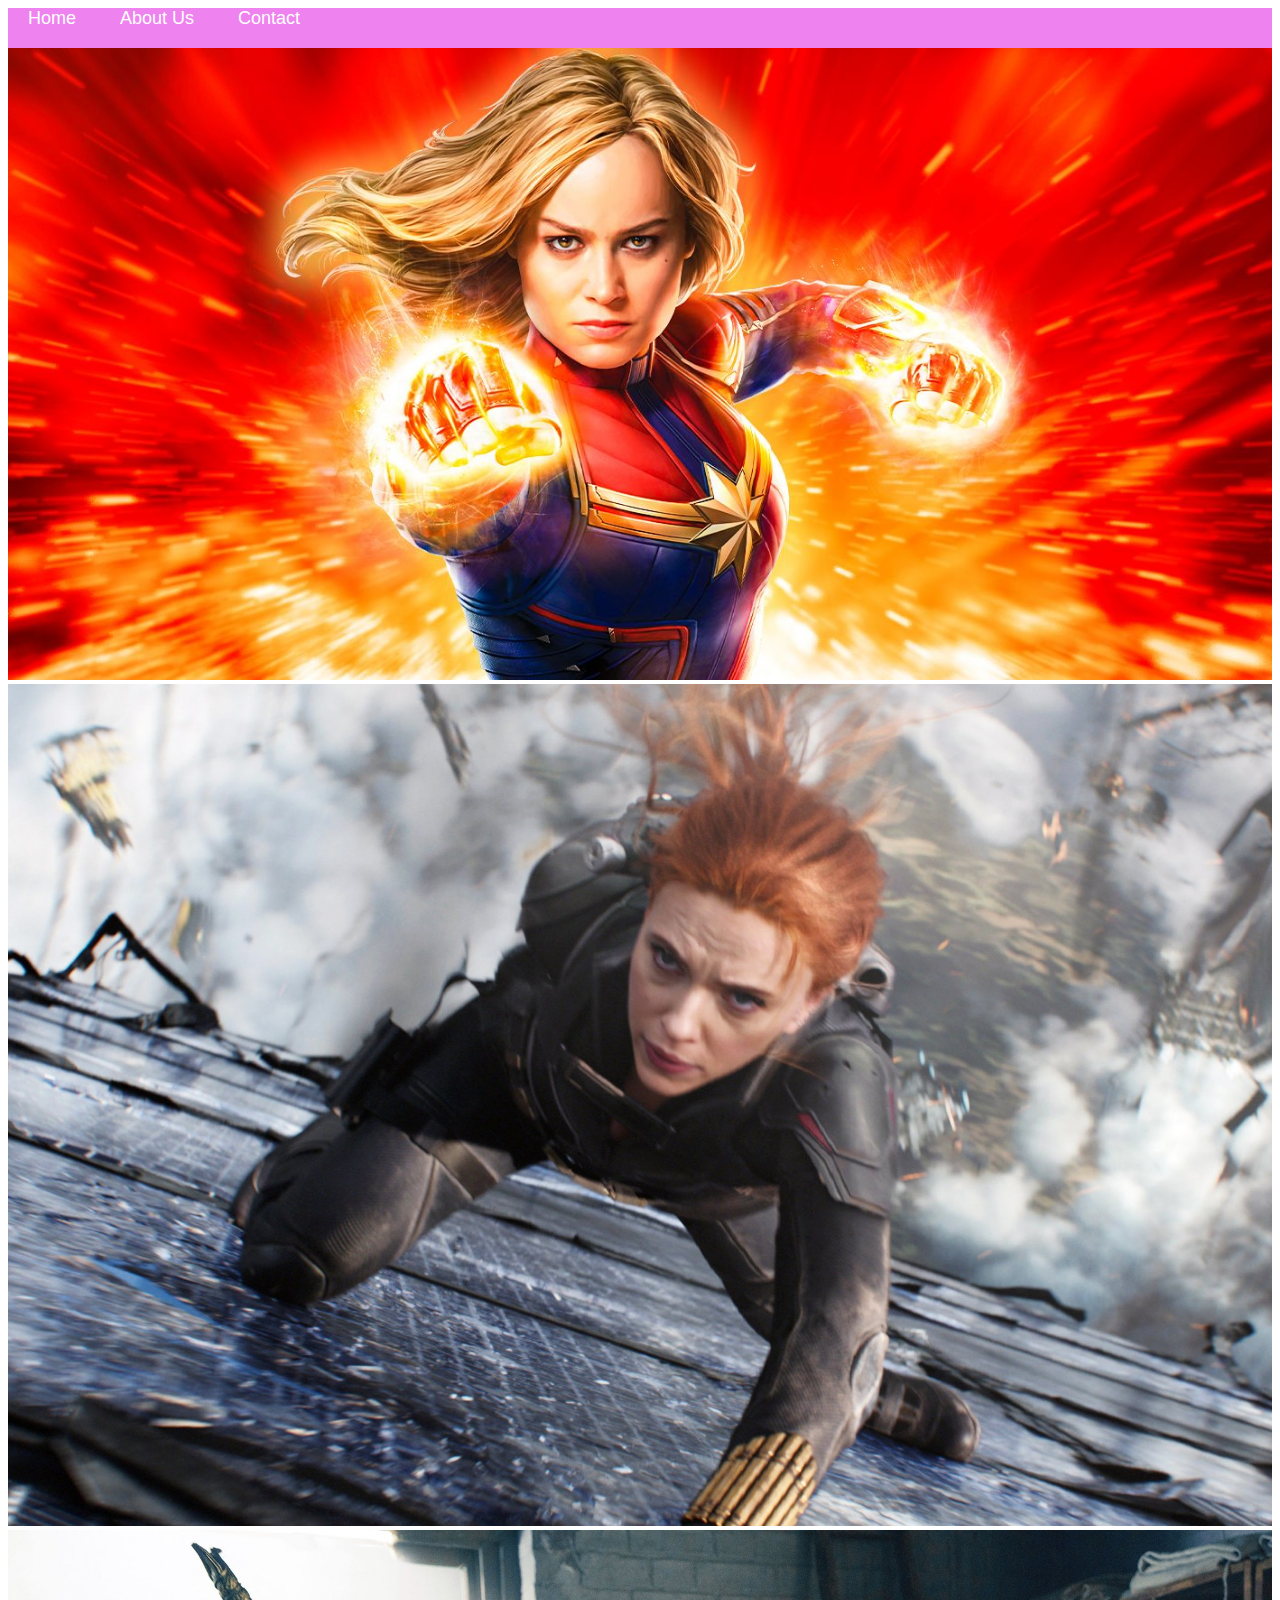
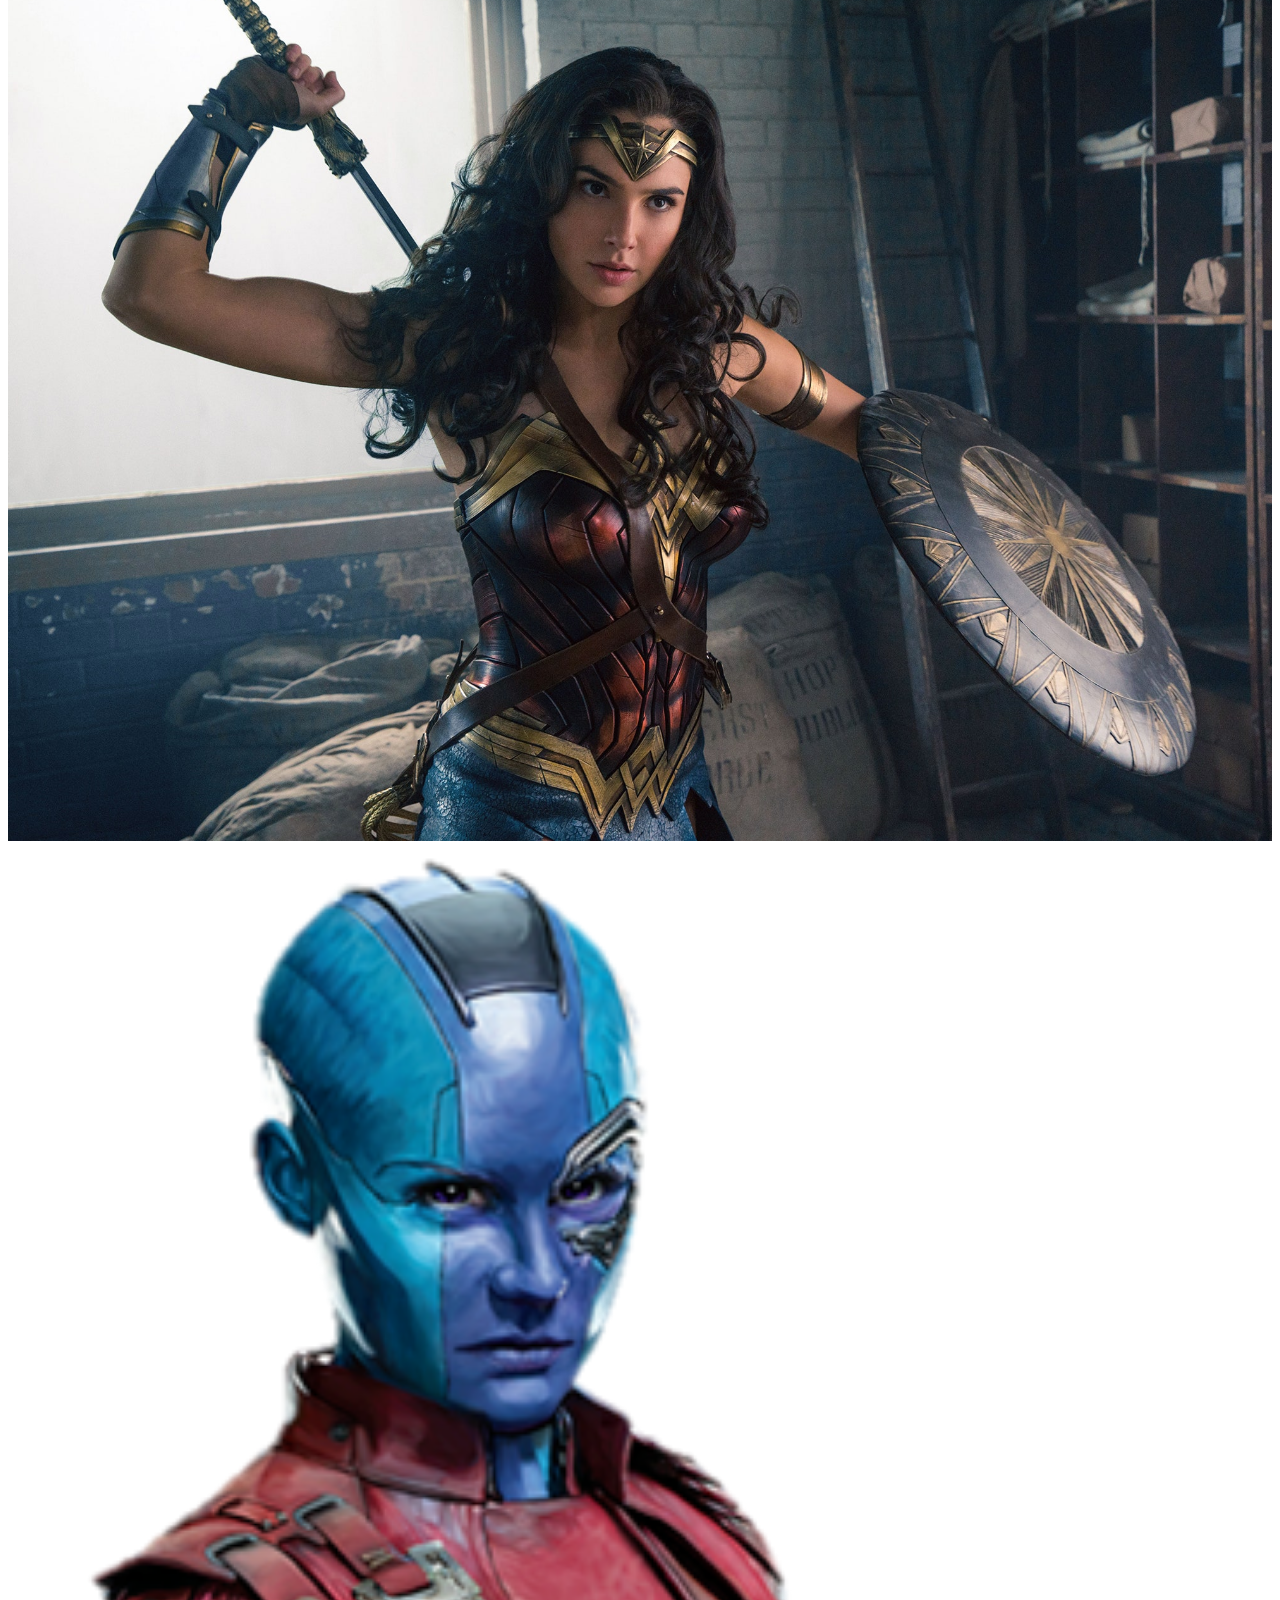
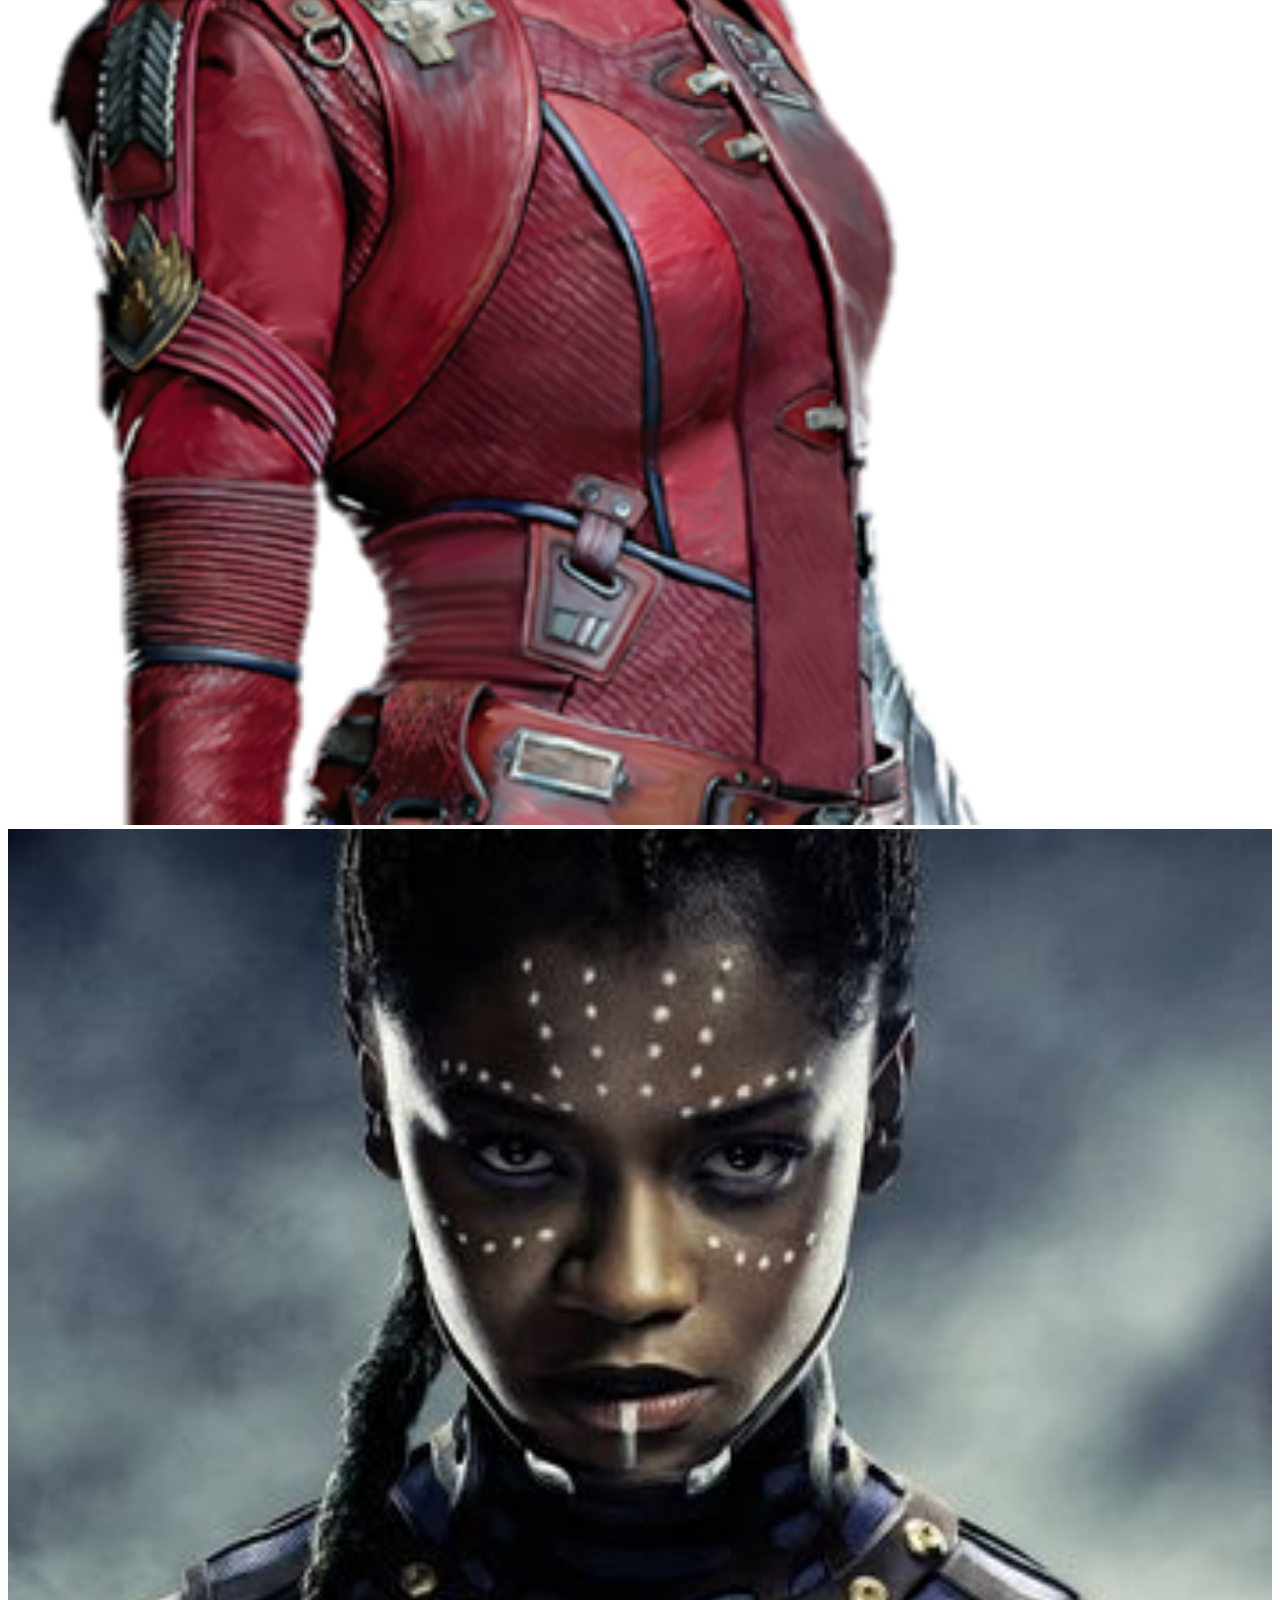
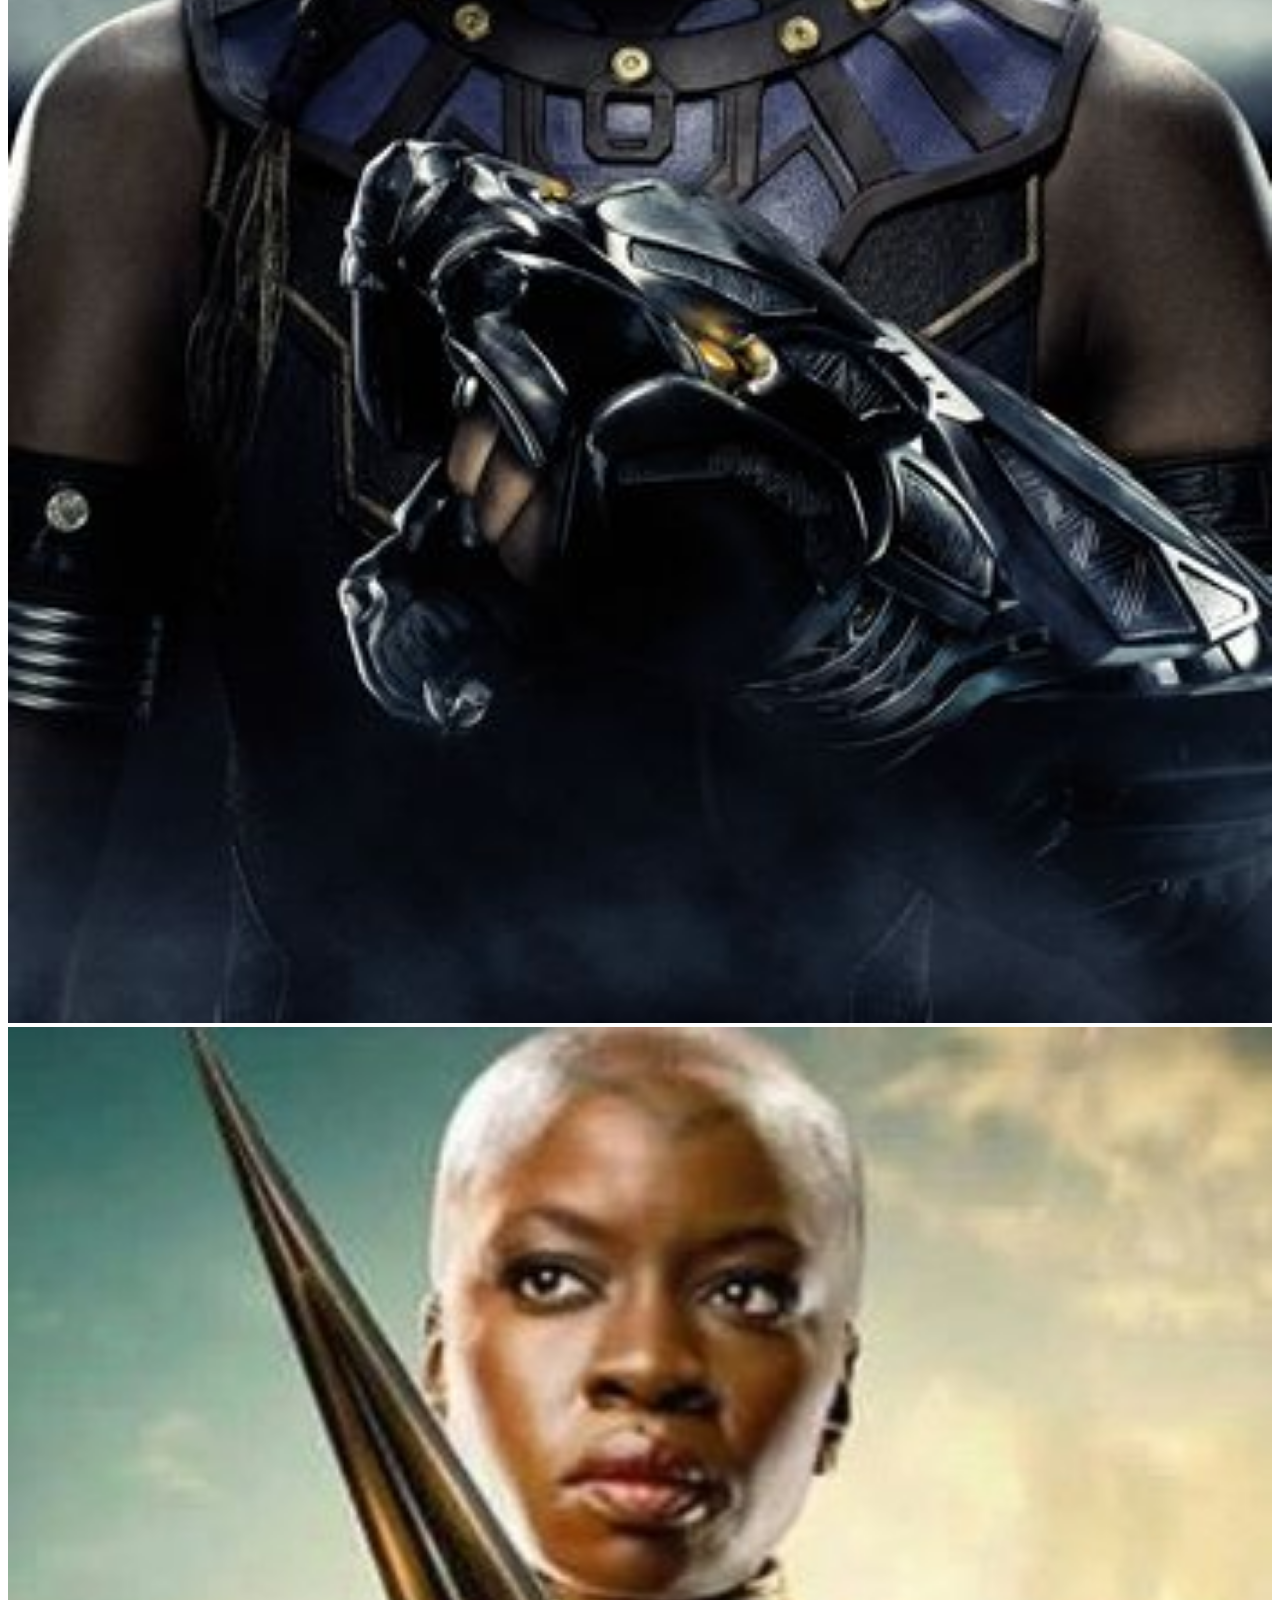
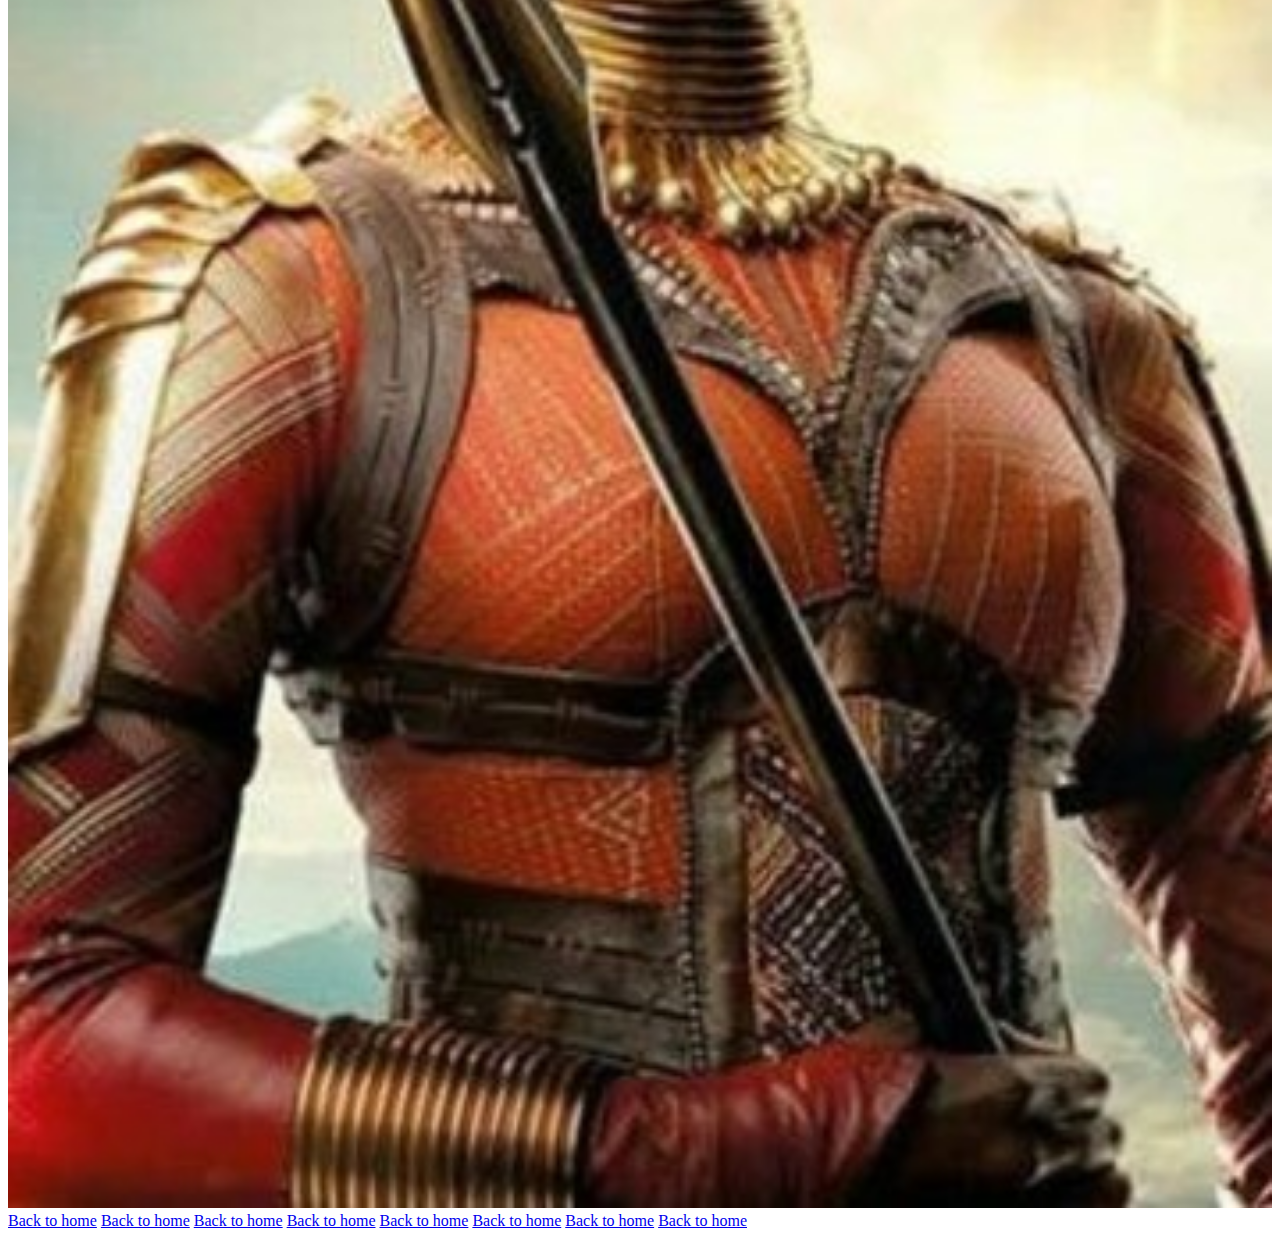
<file: index.html>
<!DOCTYPE html>

	<head>
		<link rel="stylesheet" href="style.css">
	</head>
	<body>
	<div	id="menu">
		<a href="#">Home</a>
		<a href="about.html">About Us</a>
		<a href="contact.html">Contact<a>
	</div>
	<div class="gallery">
		<a href="super1.html"><img src="images/marvel01.jpg"/><a/>
		<a href="super2.html"><img src="images/blackwidow01.jpg"/><a/>
		<a href="super3.html"><img src="images/wonderwoman01.jpg"/><a/>
		<a href="super4.html"><img src="images/Nebula01.png"/><a/>
		<a href="super5.html"><img src="images/shuri01.jpg"/><a/>
		<a href="super6.html"><img src="images/okoye01.jpg"/><a/>
		<a href="super1.html">Back to home</a>
		<a href="super2.html">Back to home</a>
		<a href="super3.html">Back to home</a>
		<a href="super4.html">Back to home</a>
		<a href="super5.html">Back to home</a>
		<a href="super6.html">Back to home</a>
		<a href="contact.html">Back to home</a>
		<a href="about.html">Back to home</a>
	</div>
	</body>
</html>
</file>
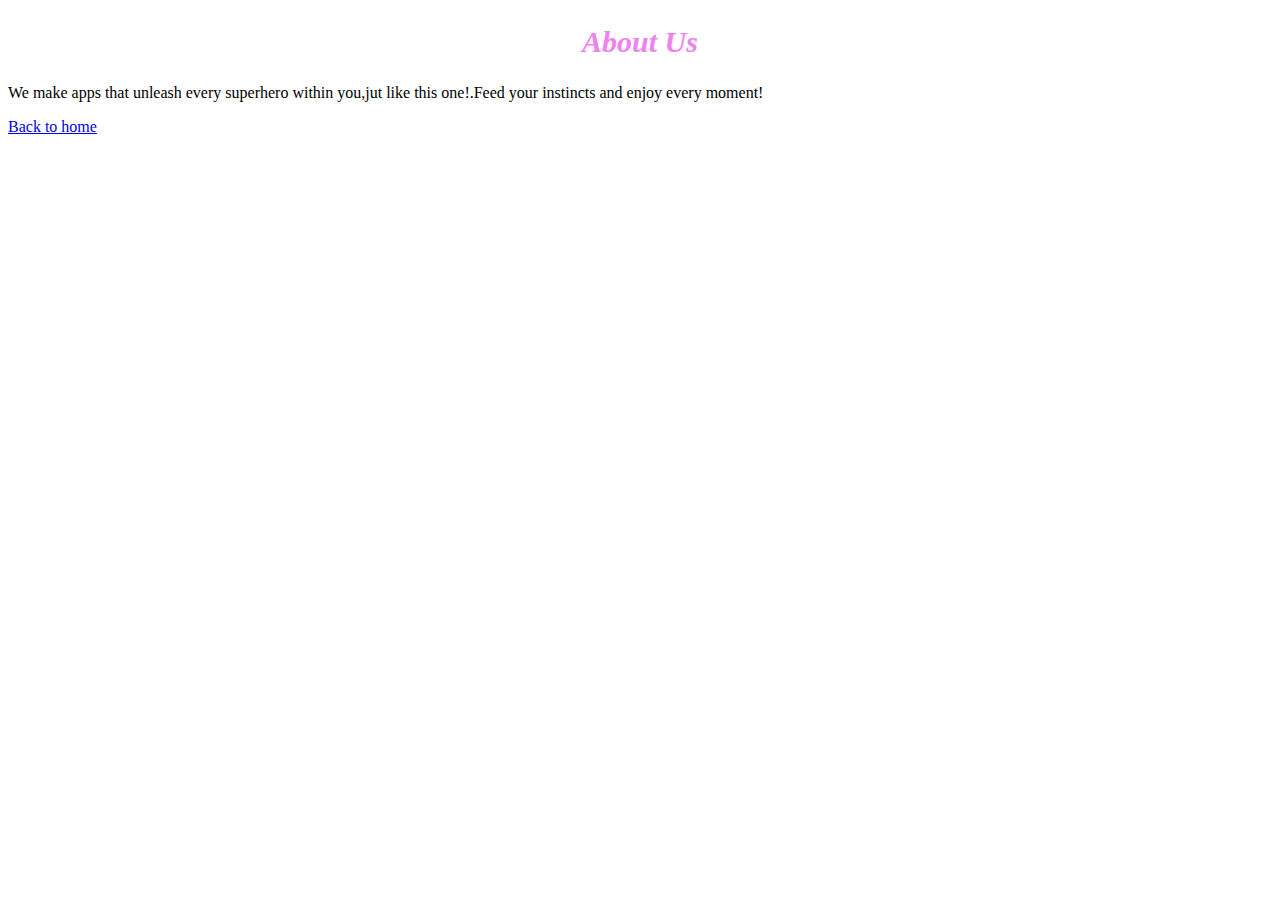
<file: about.html>
<!DOCTYPE html>
<html>
	<head>
	<link rel="stylesheet" href="style.css">
	</head>
	<body>
		<h2>About Us</h2>
		<p>We make apps that unleash every superhero within you,jut like this one!.Feed your instincts and enjoy every moment!</p>
	<a href="index.html">Back to home</a>
	</body>
</html>
</file>
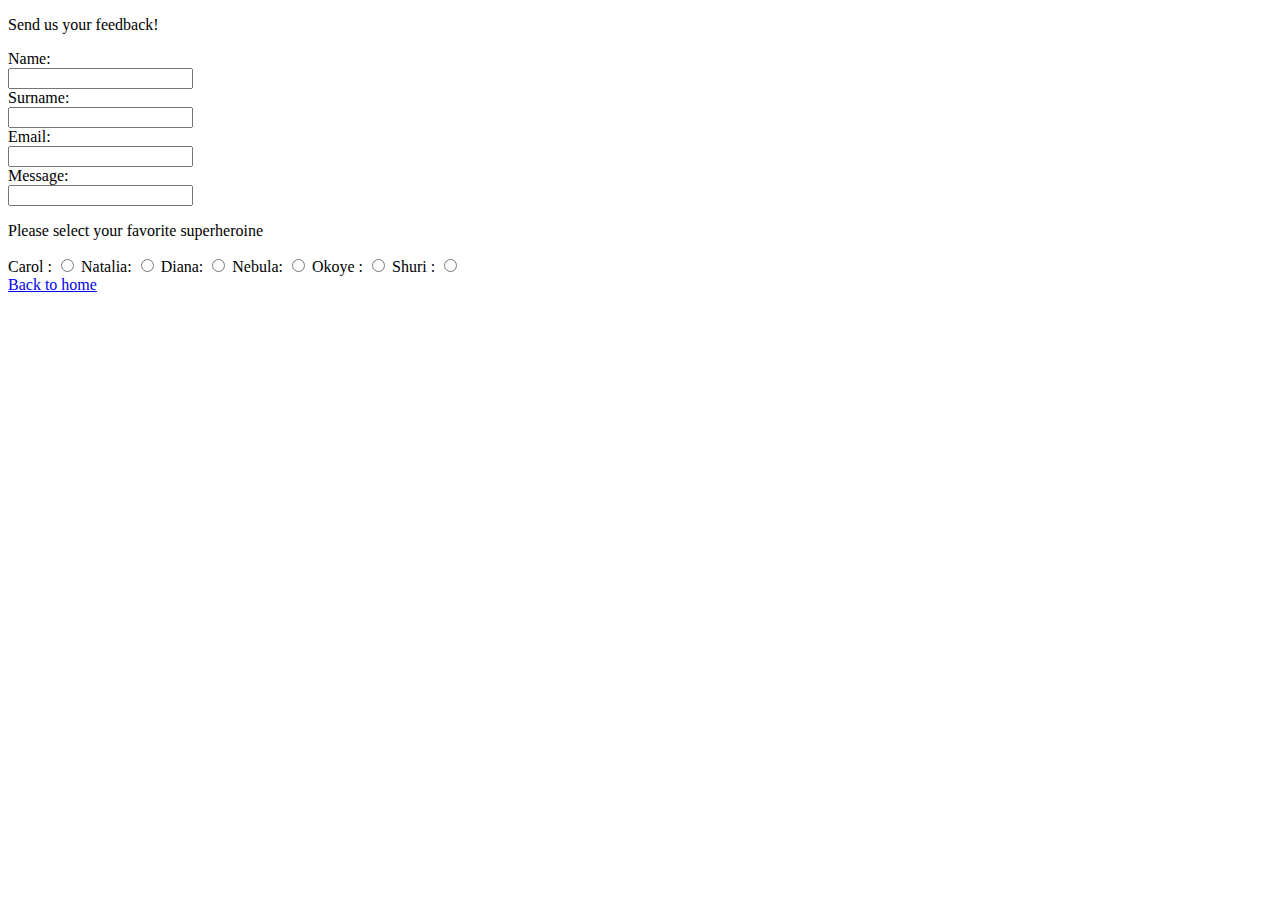
<file: contact.html>
<!DOCTYPE html>
<html>
	<head>
	</head>
	<body>
<form>
		<p>Send us your feedback!</p>
		<label for="Name">Name: 
		</label><br>
		<input type="text"id="Name"/>
		<br/>
		<label for="Surname">Surname: 
		</label><br>
		<input type="text"id="Surname"/>
		<br/>
		<label for="Email">Email: 
		</label><br>
		<input type="text"id="Email"/>
		<br/>
		<label for="Message">Message:
		 </label><br>
		<input type="text"id="Message"/>
		<p>Please select your favorite superheroine</p>
		<label for="Carol">Carol : </label>
		<input type="radio" id="Carol" name="super"/>
		<label for="Natalia">Natalia: </label>
		<input type="radio" id="Natalia" name="super"/>
		<label for="Diana">Diana: </label>
		<input type="radio" id="Diana" name="super"/>
		<label for="Nebula">Nebula: </label>
		<input type="radio" id="Nebula" name="super"/>
		<label for="Okoye">Okoye : </label>
		<input type="radio" id="Okoye" name="super"/>
		<label for="Shuri">Shuri : </label>
		<input type="radio" id="Shuri" name="super"/>
		</form>
		<a href="index.html">Back to home</a>
	</body>
</html>
</file>
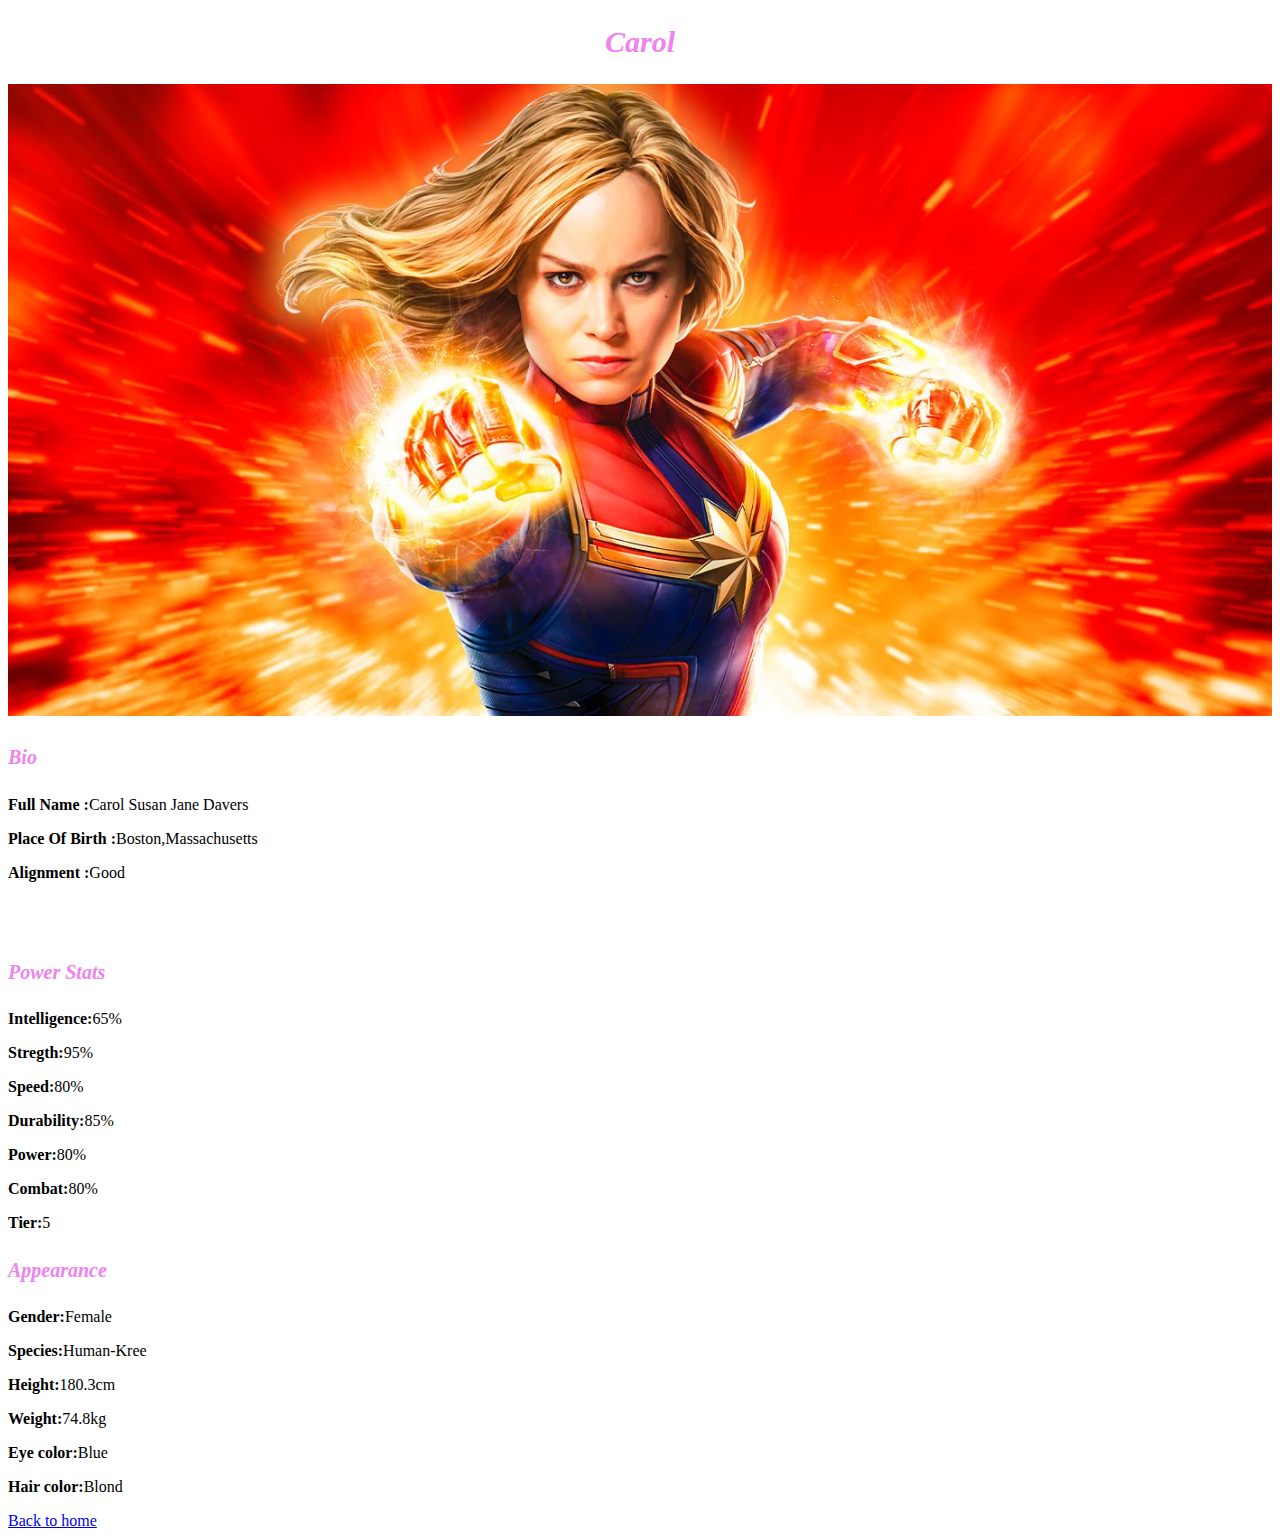
<file: super1.html>
<!DOCTYPE html>

	<head>
		<link rel="stylesheet" href="style.css">
	</head>
	<body>
	<h2>Carol</h2>
	<div class="gallery">
		<a href="super1.html"><img src="images/marvel01.jpg"/><a/>	
	</div>
	<h4>Bio</h4>
	<p><b>Full Name :</b>Carol Susan Jane Davers</p>
	<p><b>Place Of Birth :</b>Boston,Massachusetts</p>
	<p><b>Alignment :</b>Good</p>
	<br></br>
	<h4>Power Stats</h4>
	<p><b>Intelligence:</b>65%</p>
	<p><b>Stregth:</b>95%</p>
	<p><b>Speed:</b>80%</p>
	<p><b>Durability:</b>85%</p>
	<p><b>Power:</b>80%</p>
	<p><b>Combat:</b>80%</p>
	<p><b>Tier:</b>5</p>
	<h4>Appearance</h4>
	<p><b>Gender:</b>Female</p>
	<p><b>Species:</b>Human-Kree</p>
	<p><b>Height:</b>180.3cm</p>
	<p><b>Weight:</b>74.8kg</p>
	<p><b>Eye color:</b>Blue</p>
	<p><b>Hair color:</b>Blond</p>
	<a href="index.html">Back to home</a>
	</body>
</html>
</file>
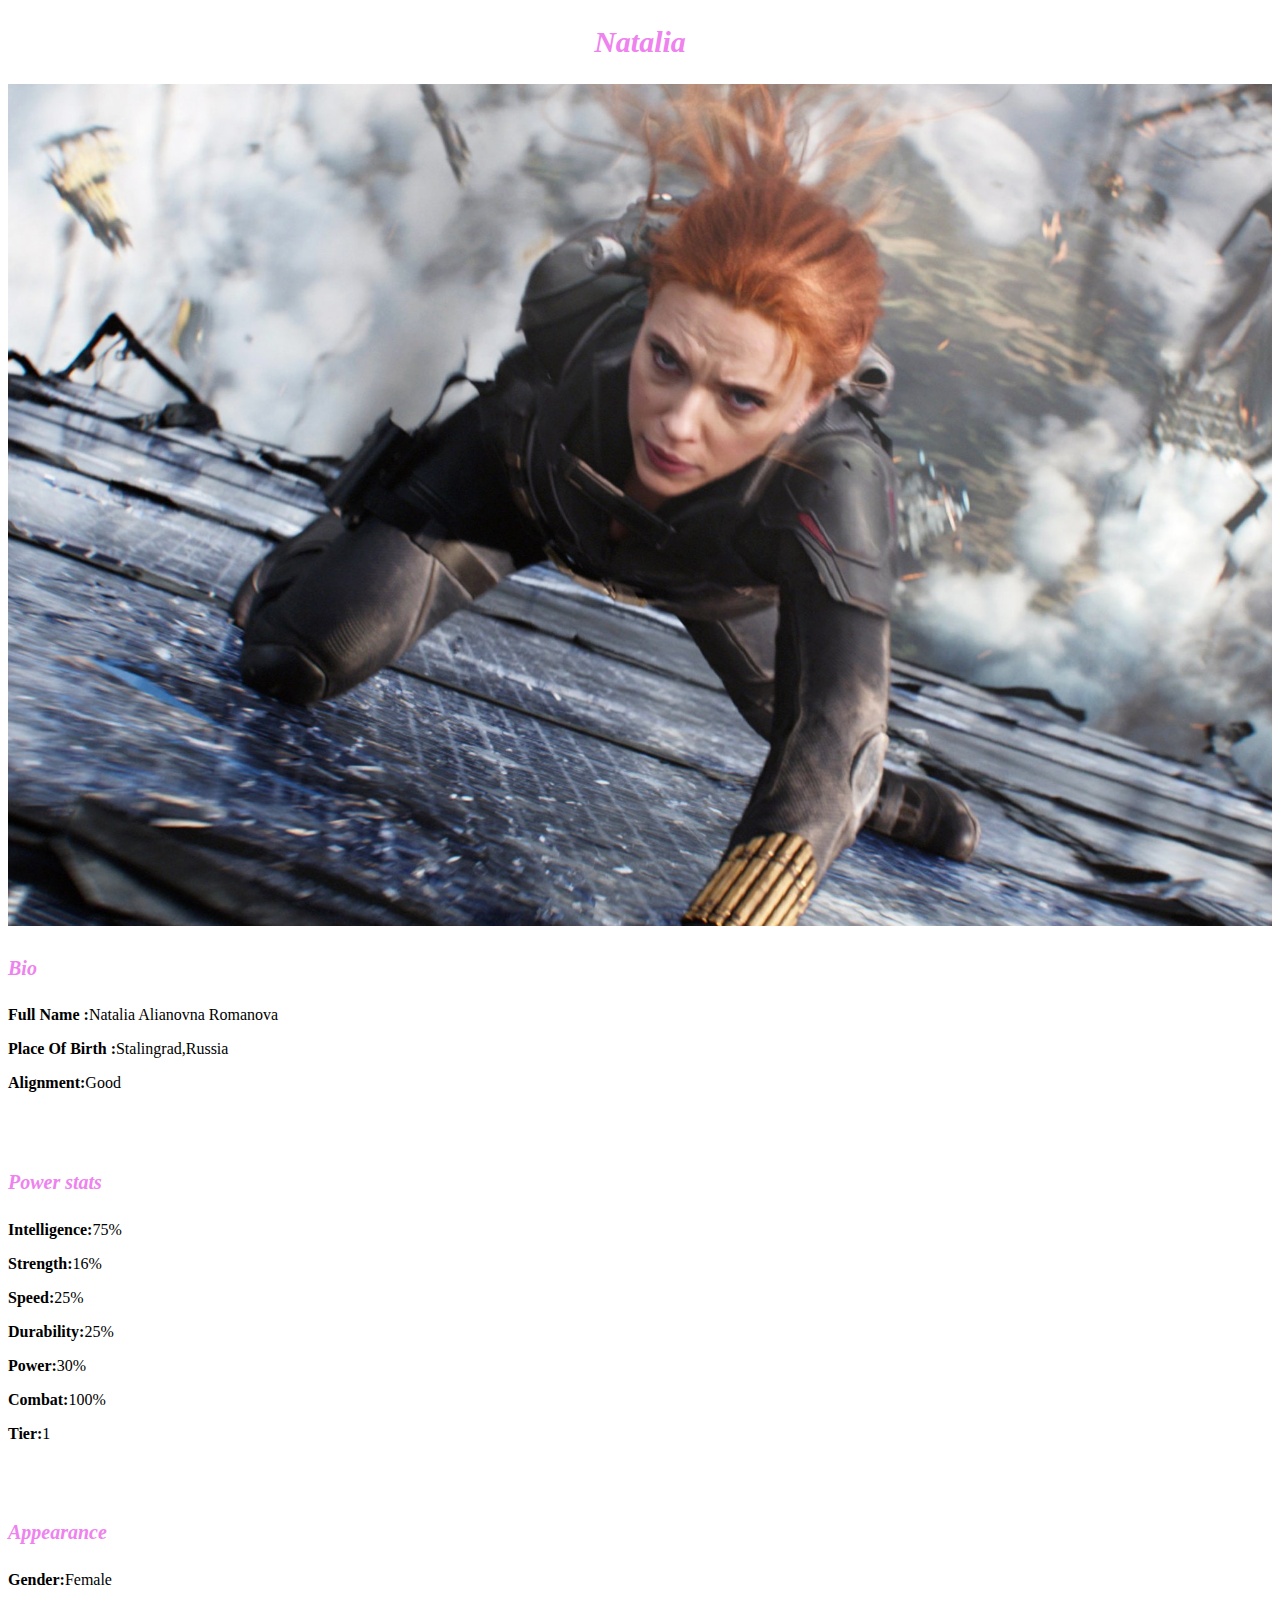
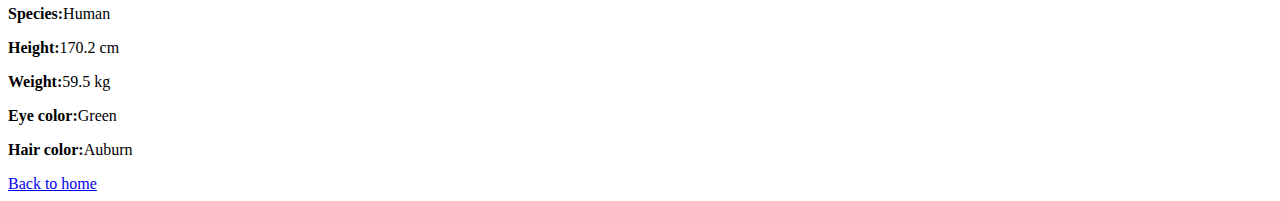
<file: super2.html>
<!DOCTYPE html>

	<head>
		<link rel="stylesheet" href="style.css">
	</head>
	<body>
	<h2>Natalia</h2>
	<div class="gallery">
		<a href="super2.html"><img src="images/blackwidow01.jpg"/><a/>	
	</div>
	<h4>Bio</h4>
	<p><b>Full Name :</b>Natalia Alianovna Romanova</p>
	<p><b>Place Of Birth :</b>Stalingrad,Russia</p>
	<p><b>Alignment:</b>Good</p>
	<br></br>
	<h4>Power stats</h4>
	<p><b>Intelligence:</b>75%</p>
	<p><b>Strength:</b>16%</p>
	<p><b>Speed:</b>25%</p>
	<p><b>Durability:</b>25%</p>
	<p><b>Power:</b>30%</p>
	<p><b>Combat:</b>100%</p>
	<p><b>Tier:</b>1</p>
	<br></br>
	<h4>Appearance</h4>
	<p><b>Gender:</b>Female</p>
	<p><b>Species:</b>Human</p>
	<p><b>Height:</b>170.2 cm</p>
	<p><b>Weight:</b>59.5 kg</p>
	<p><b>Eye color:</b>Green</p>
	<p><b>Hair color:</b>Auburn</p>
	<a href="index.html">Back to home</a>
	</body>
</html>
</file>
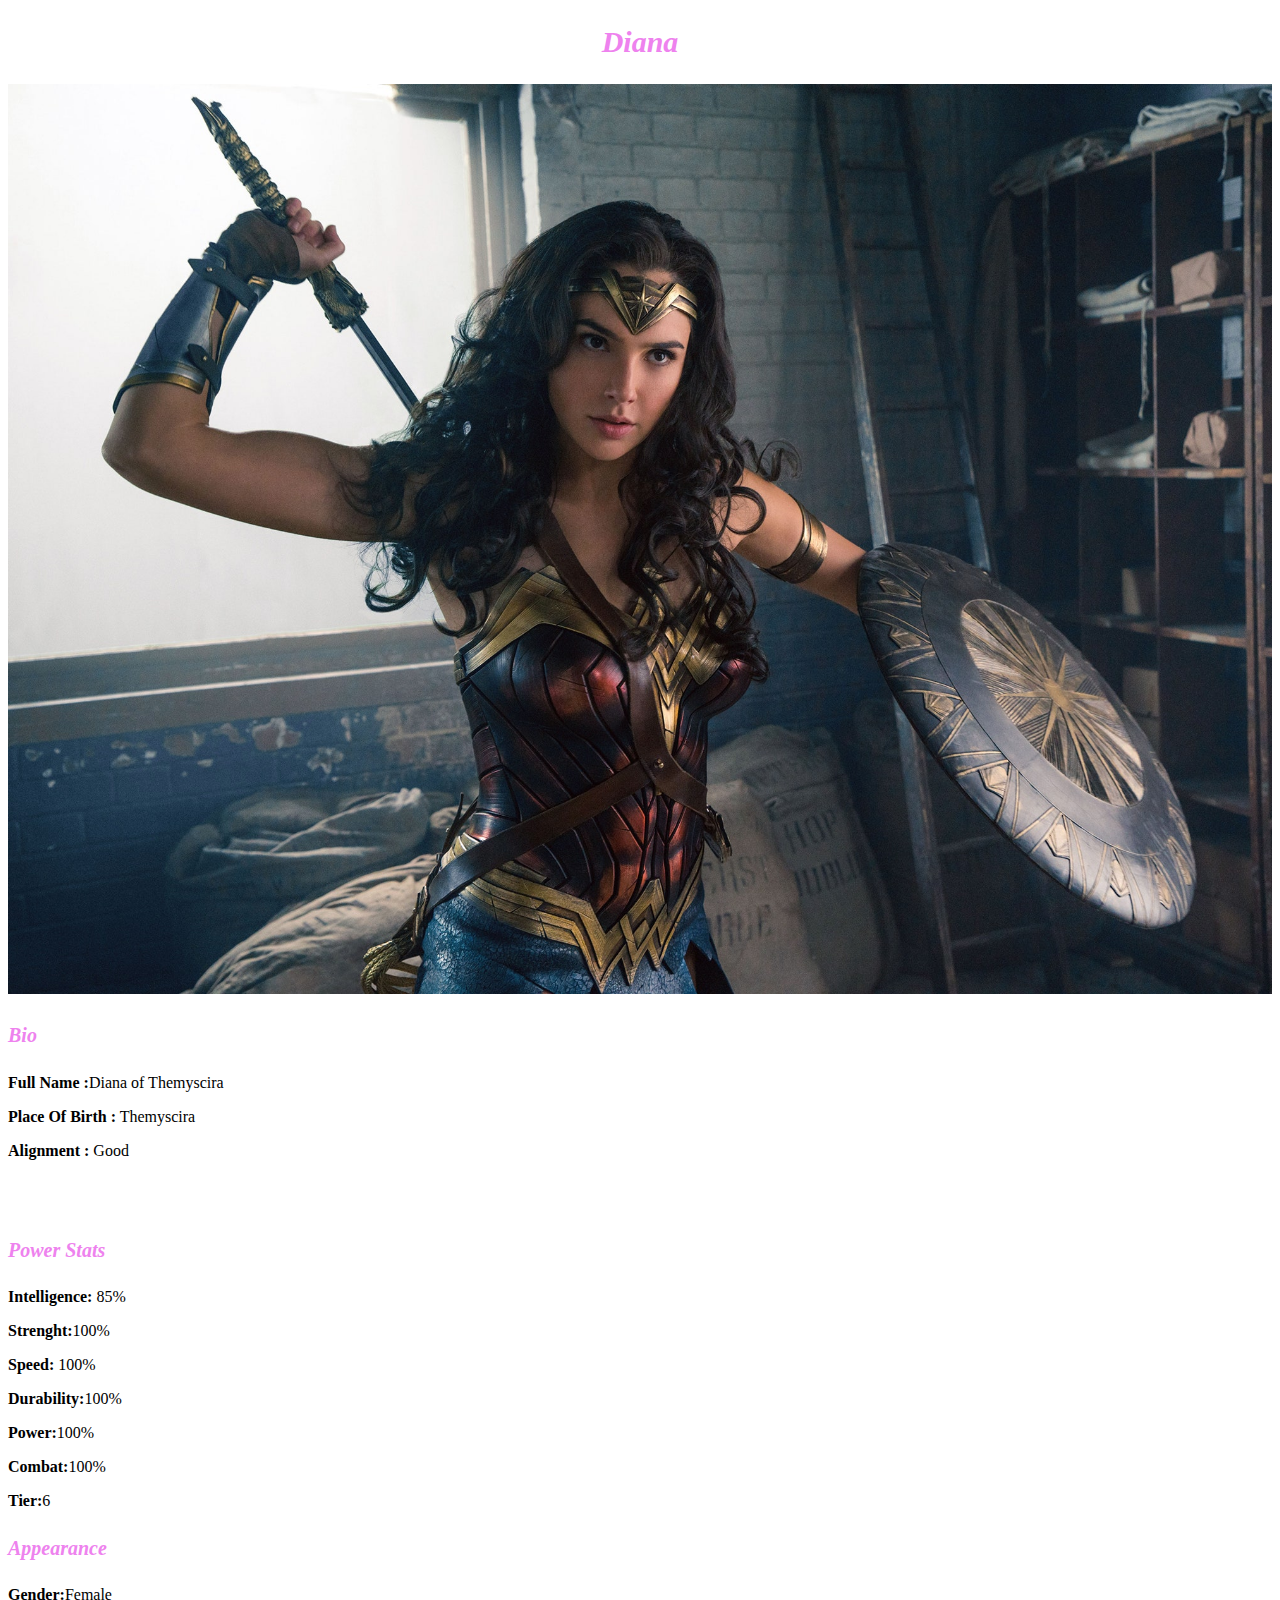
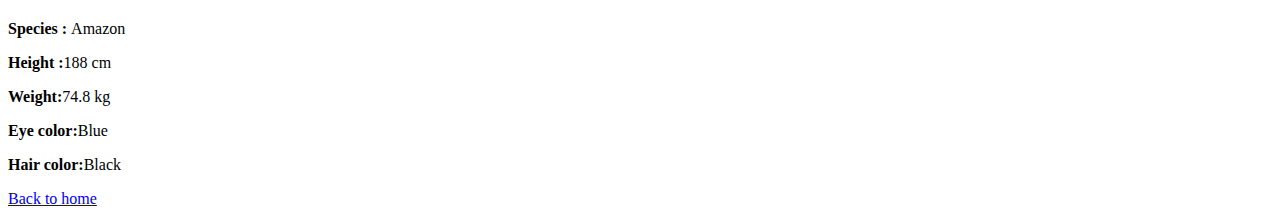
<file: super3.html>
<!DOCTYPE html>

	<head>
		<link rel="stylesheet" href="style.css">
	</head>
	<body>
	<h2>Diana</h2>
	<div class="gallery">
		<a href="super3.html"><img src="images/wonderwoman01.jpg"/><a/>	
	</div>
	<h4>Bio</h4>
	<p><b>Full Name :</b>Diana of Themyscira</p>
	<p><b>Place Of Birth :</b> Themyscira</p>
	<p><b>Alignment :</b> Good</p>
	<br></br>
	<h4>Power Stats</h4>
	<p><b>Intelligence:</b> 85%</p>
	<p><b>Strenght:</b>100%</p>
	<p><b>Speed: </b>100%</p>
	<p><b>Durability:</b>100%</p>
	<p><b>Power:</b>100%</p>
	<p><b>Combat:</b>100%</p>
	<p><b>Tier:</b>6</p>
	<h4>Appearance</h4>
	<p><b>Gender:</b>Female</p>
	<p><b>Species : </b>Amazon</p>
	<p><b>Height :</b>188 cm</p>
	<p><b>Weight:</b>74.8 kg</p>
	<p><b>Eye color:</b>Blue</p>
	<p><b>Hair color:</b>Black</p>
	<a href="index.html">Back to home</a>
	
	</body>
</html>
</file>
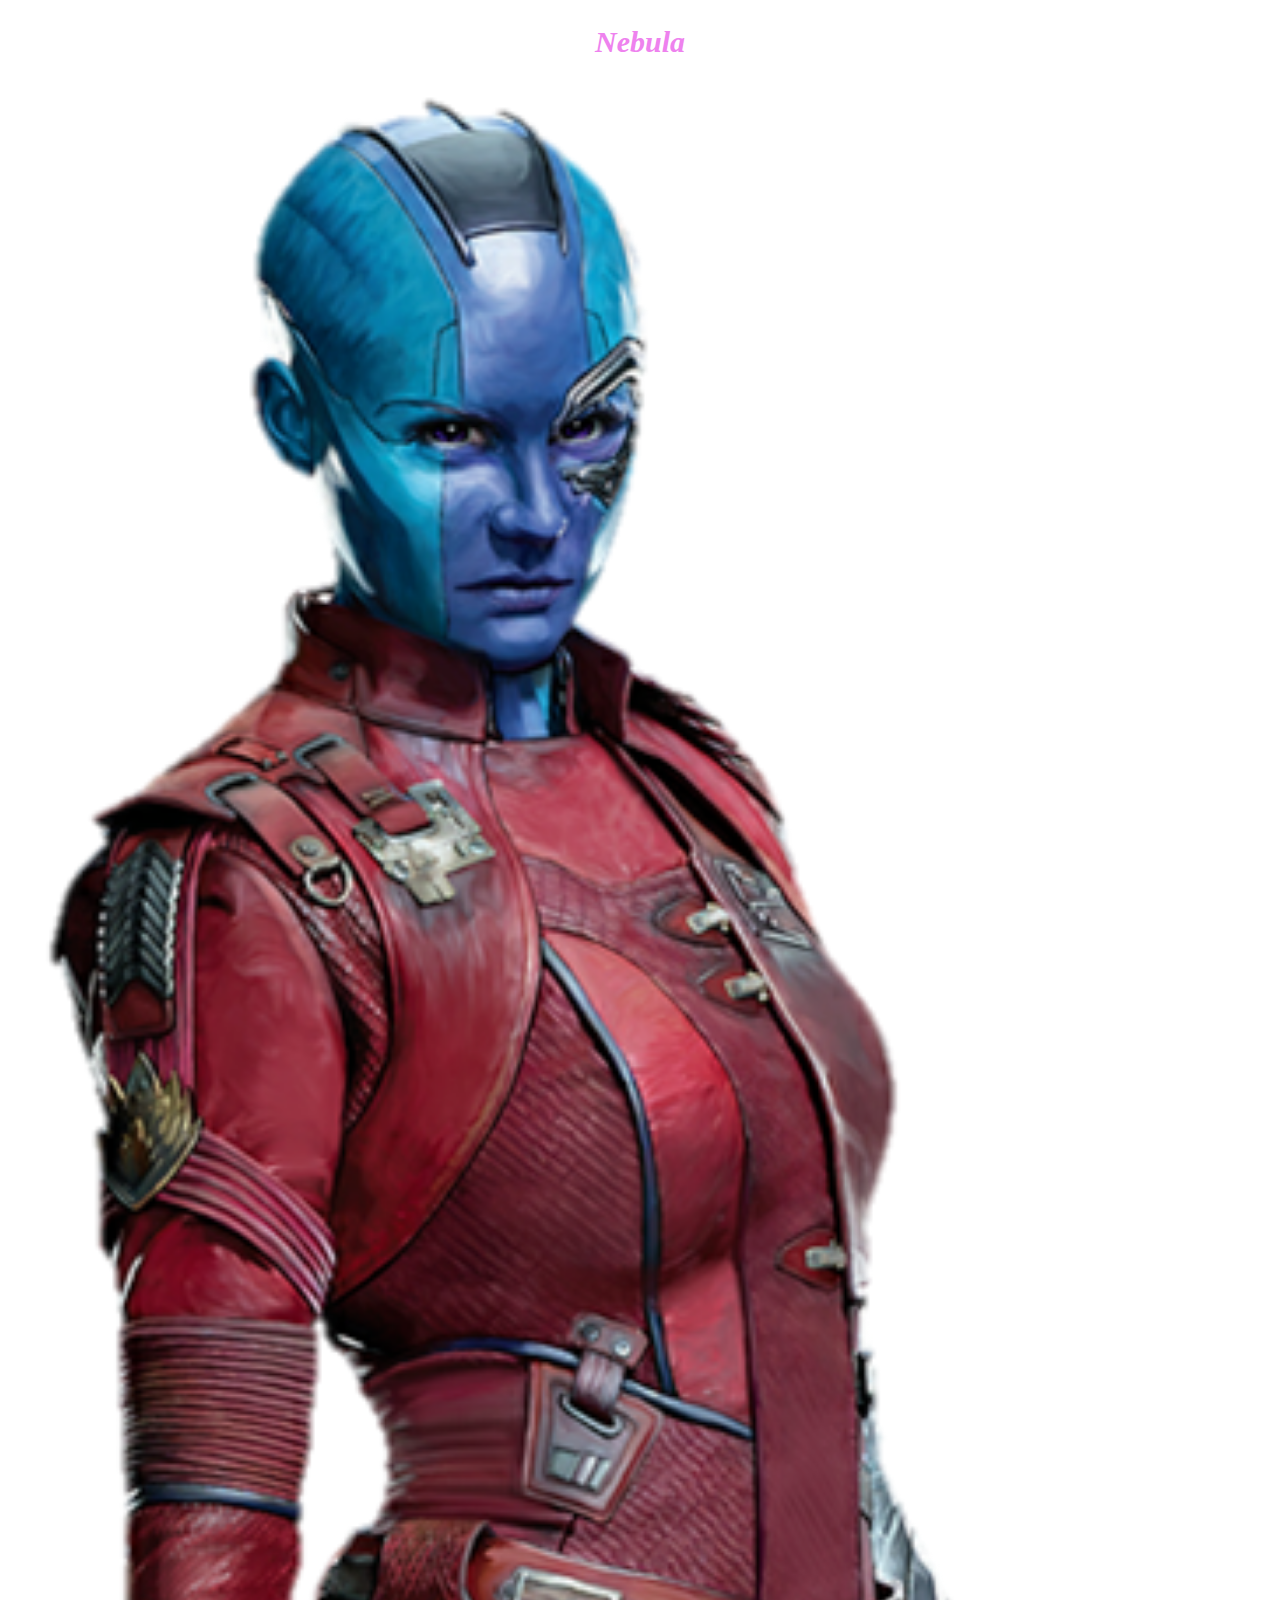
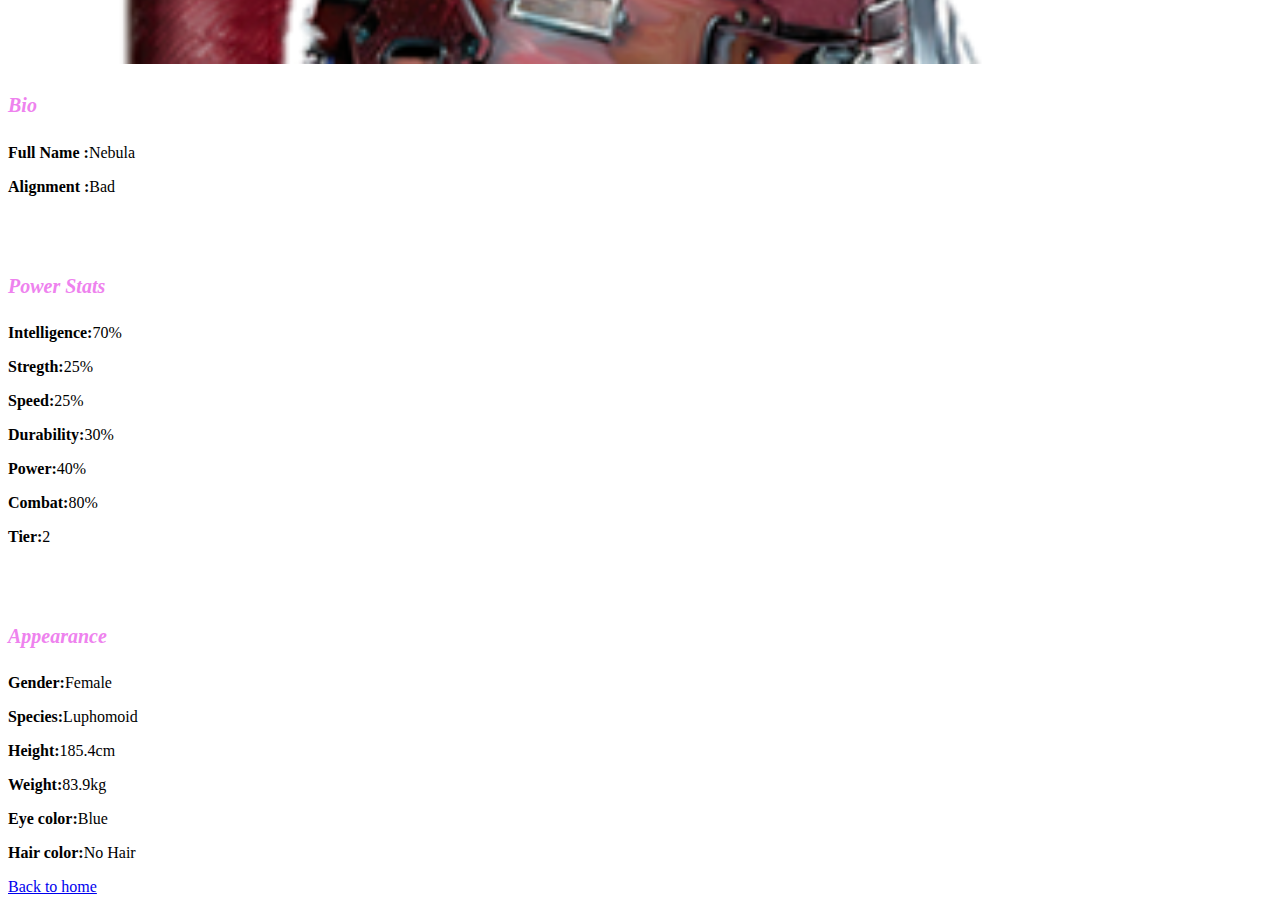
<file: super4.html>
<!DOCTYPE html>

	<head>
		<link rel="stylesheet" href="style.css">
	</head>
	<body>
	<h2>Nebula</h2>
	<div class="gallery">
		<a href="super4.html"><img src="images/Nebula01.png"/><a/>	
	</div>
	<h4>Bio</h4>
	<p><b>Full Name :</b>Nebula</p>
	<p><b>Alignment :</b>Bad</p>
	<br></br>
	<h4>Power Stats</h4>
	<p><b>Intelligence:</b>70%</p>
	<p><b>Stregth:</b>25%</p>
	<p><b>Speed:</b>25%</p>
	<p><b>Durability:</b>30%</p>
	<p><b>Power:</b>40%</p>
	<p><b>Combat:</b>80%</p>
	<p><b>Tier:</b>2</p>
	<br></br>
	<h4>Appearance</h4>
	<p><b>Gender:</b>Female</p>
	<p><b>Species:</b>Luphomoid</p>
	<p><b>Height:</b>185.4cm</p>
	<p><b>Weight:</b>83.9kg</p>
	<p><b>Eye color:</b>Blue</p>
	<p><b>Hair color:</b>No Hair</p>
	<a href="index.html">Back to home</a>
	</body>
</html>
</file>
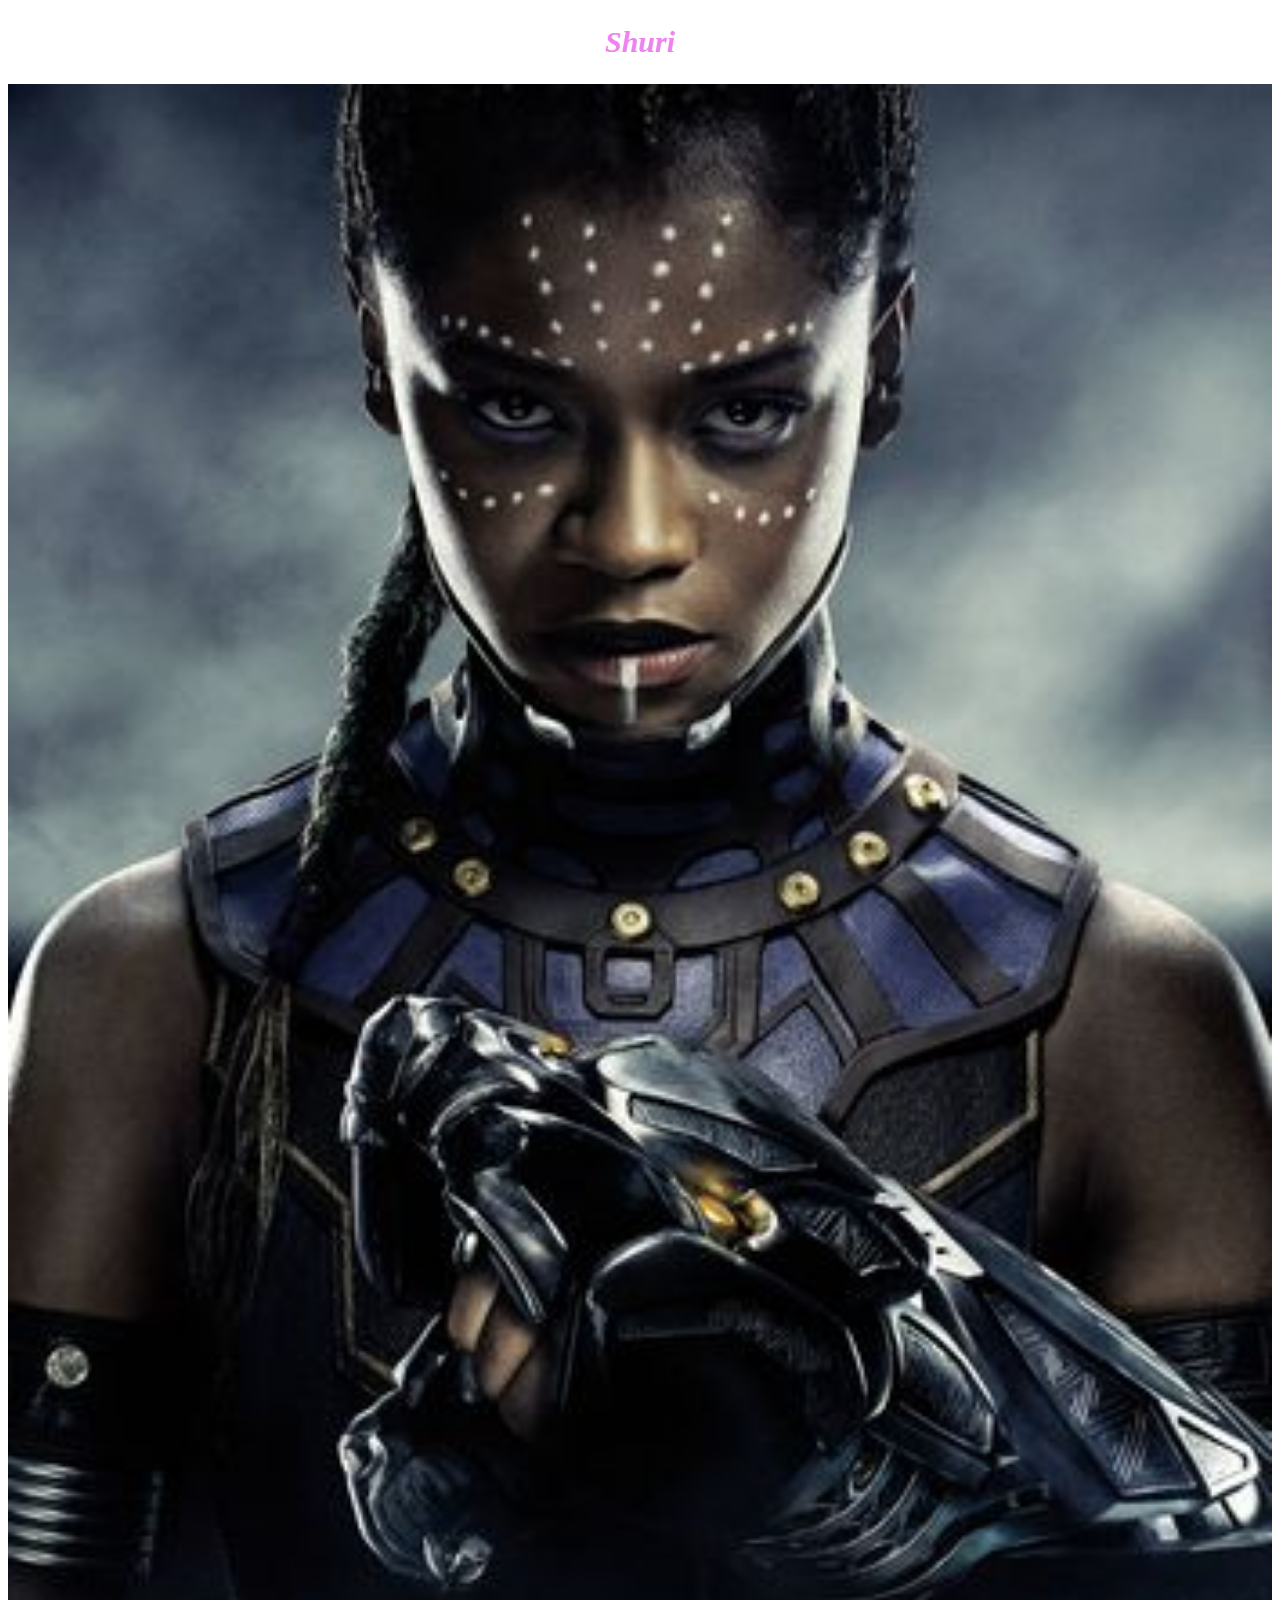
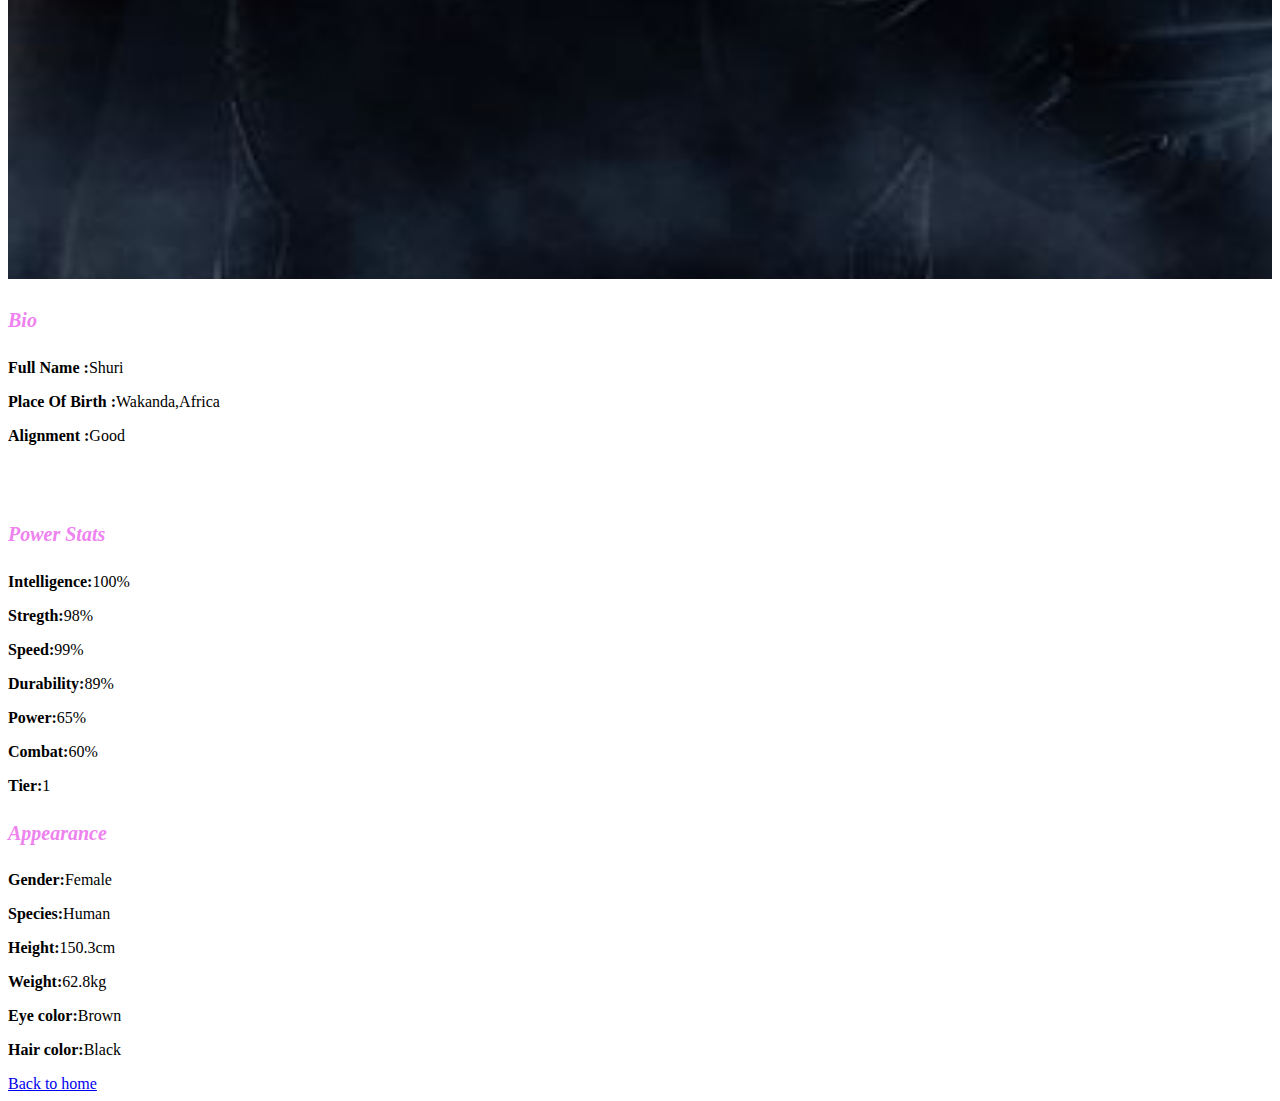
<file: super5.html>
<!DOCTYPE html>

	<head>
		<link rel="stylesheet" href="style.css">
	</head>
	<body>
	<h2>Shuri</h2>
	<div class="gallery">
		<a href="super5.html"><img src="images/shuri01.jpg"/><a/>	
	</div>
	<h4>Bio</h4>
	<p><b>Full Name :</b>Shuri</p>
	<p><b>Place Of Birth :</b>Wakanda,Africa</p>
	<p><b>Alignment :</b>Good</p>
	<br></br>
	<h4>Power Stats</h4>
	<p><b>Intelligence:</b>100%</p>
	<p><b>Stregth:</b>98%</p>
	<p><b>Speed:</b>99%</p>
	<p><b>Durability:</b>89%</p>
	<p><b>Power:</b>65%</p>
	<p><b>Combat:</b>60%</p>
	<p><b>Tier:</b>1</p>
	<h4>Appearance</h4>
	<p><b>Gender:</b>Female</p>
	<p><b>Species:</b>Human</p>
	<p><b>Height:</b>150.3cm</p>
	<p><b>Weight:</b>62.8kg</p>
	<p><b>Eye color:</b>Brown</p>
	<p><b>Hair color:</b>Black</p>
	<a href="index.html">Back to home</a>
	</body>
</html>
</file>
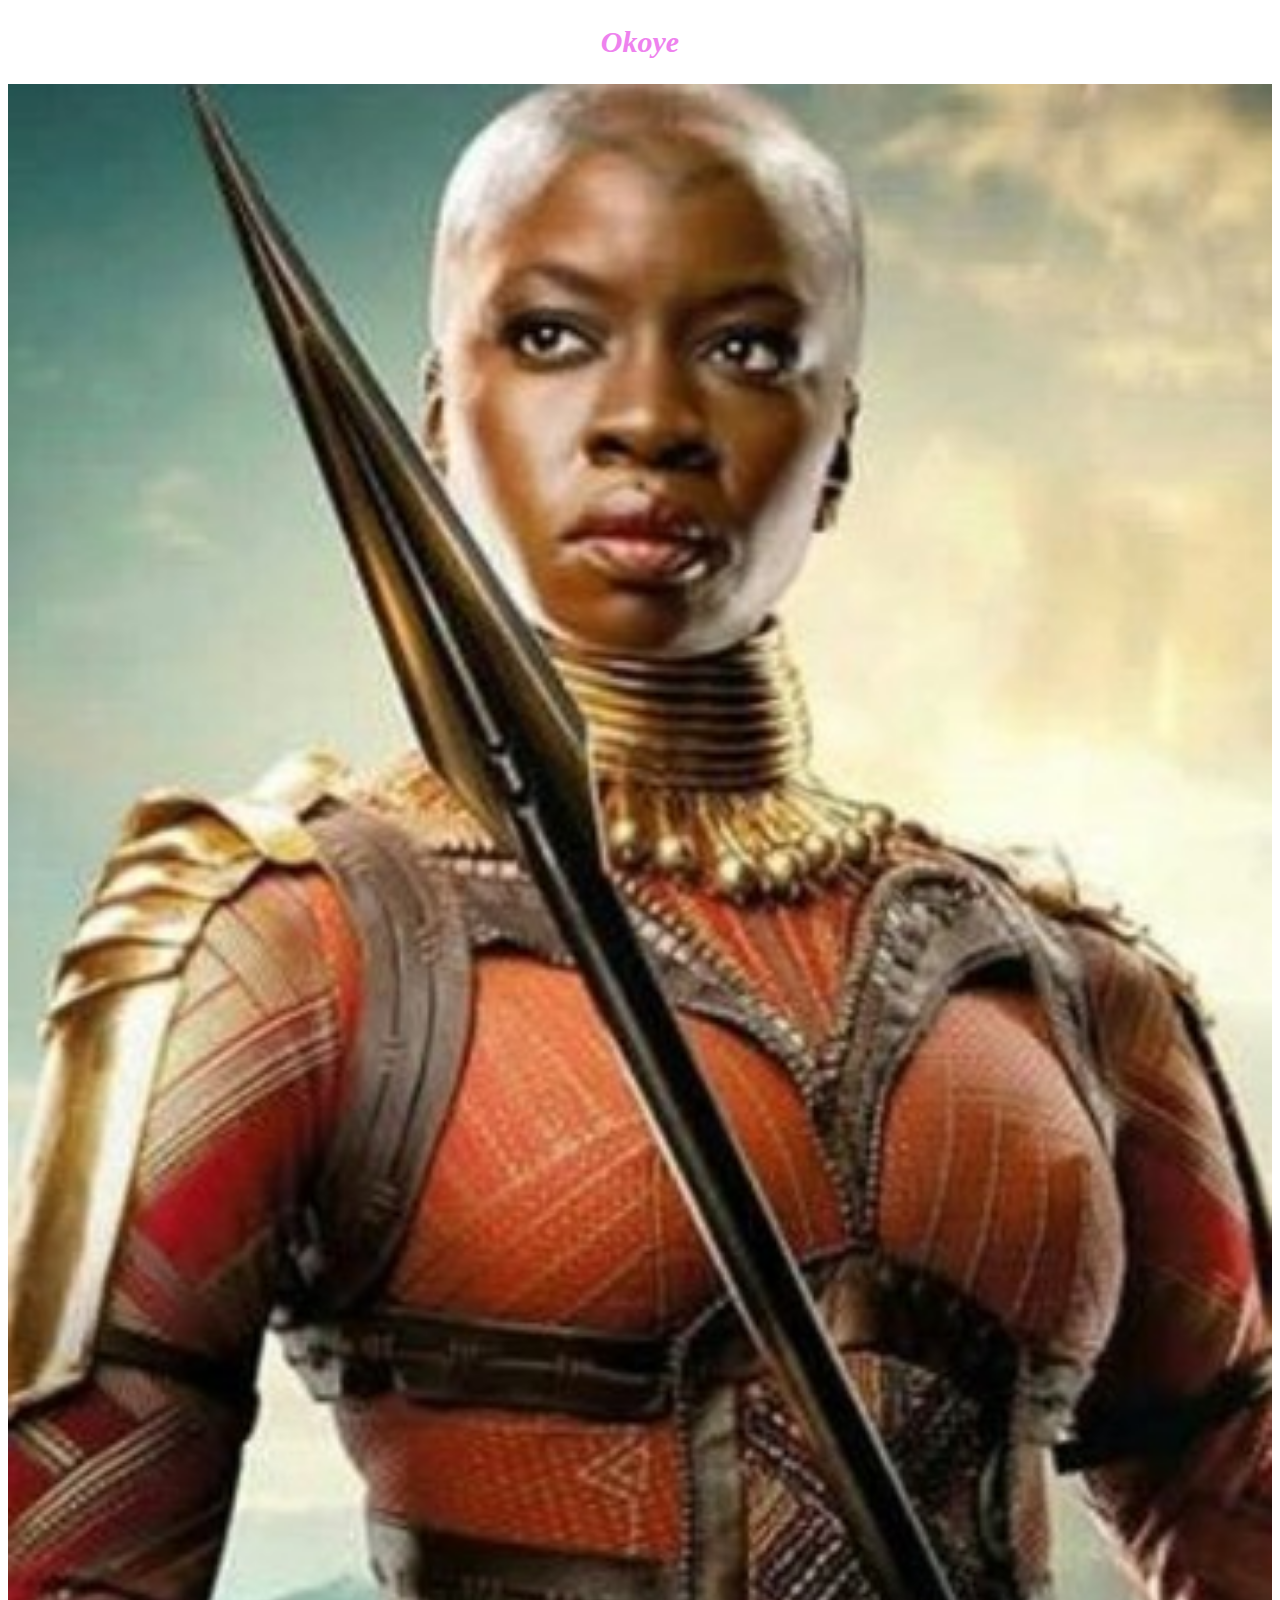
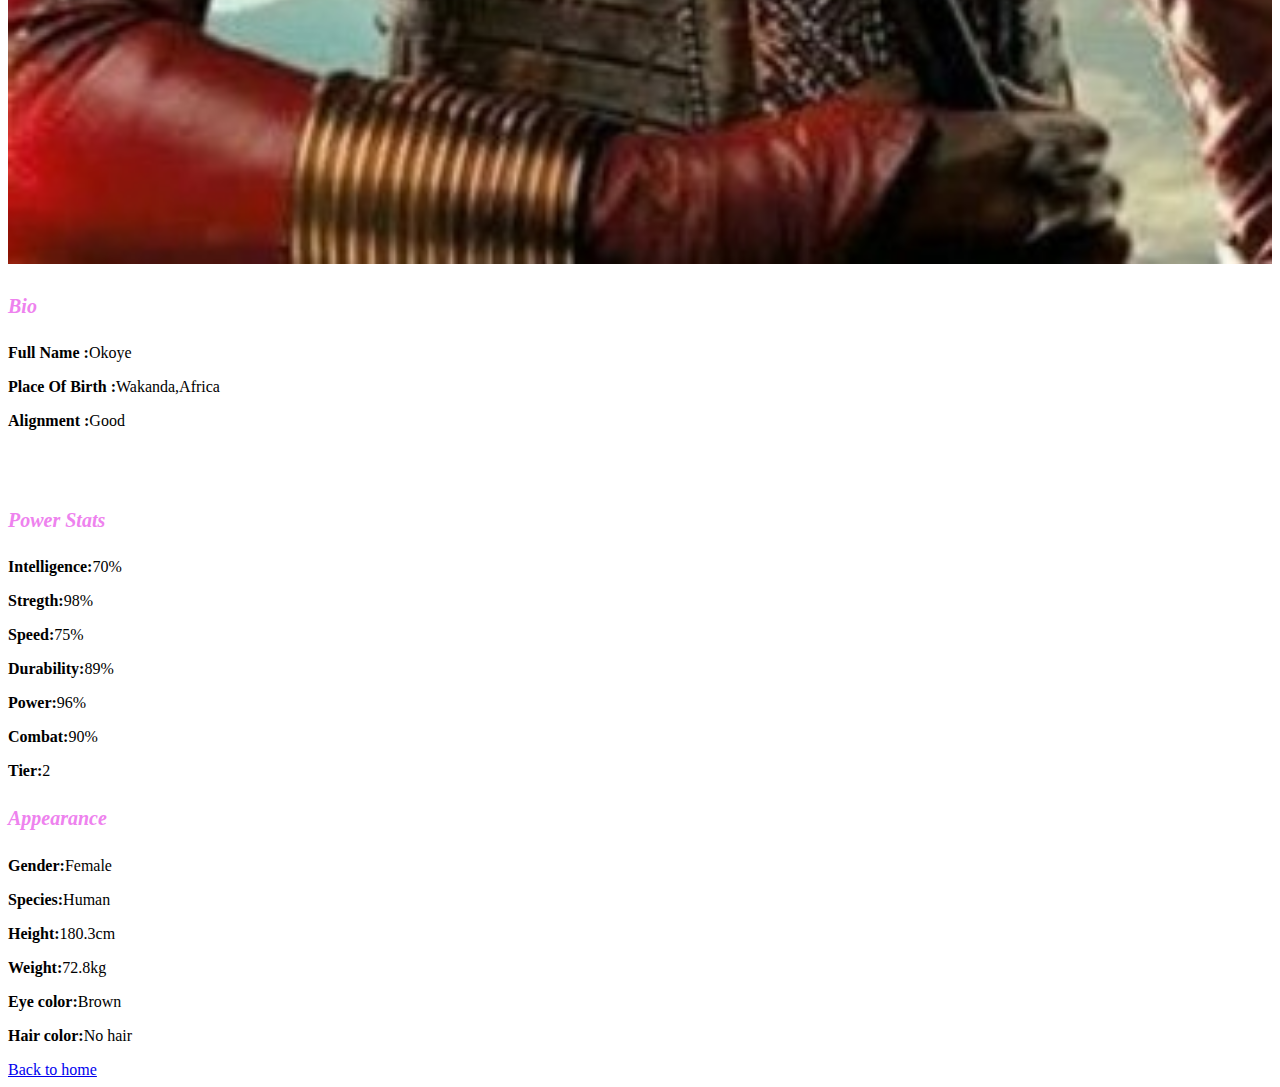
<file: super6.html>
<!DOCTYPE html>

	<head>
		<link rel="stylesheet" href="style.css">
	</head>
	<body>
	<h2>Okoye</h2>
	<div class="gallery">
		<a href="super6.html"><img src="images/okoye01.jpg"/><a/>	
	</div>
	<h4>Bio</h4>
	<p><b>Full Name :</b>Okoye</p>
	<p><b>Place Of Birth :</b>Wakanda,Africa</p>
	<p><b>Alignment :</b>Good</p>
	<br></br>
	<h4>Power Stats</h4>
	<p><b>Intelligence:</b>70%</p>
	<p><b>Stregth:</b>98%</p>
	<p><b>Speed:</b>75%</p>
	<p><b>Durability:</b>89%</p>
	<p><b>Power:</b>96%</p>
	<p><b>Combat:</b>90%</p>
	<p><b>Tier:</b>2</p>
	<h4>Appearance</h4>
	<p><b>Gender:</b>Female</p>
	<p><b>Species:</b>Human</p>
	<p><b>Height:</b>180.3cm</p>
	<p><b>Weight:</b>72.8kg</p>
	<p><b>Eye color:</b>Brown</p>
	<p><b>Hair color:</b>No hair</p>
	<a href="index.html">Back to home</a>

	</body>
</html>
</file>
<file: style.css>
.gallery img{width: 100%}

h2{
font-family:Impact,fantasy;
text-align: center;
font-size: 30px;
color:Violet;
font-style:italic;
}

h4{
font-family:Impact,fantasy;
font-size:20px;
font-style:italic;
color:Violet;
}
#menu{
	width:100%;
	height:40px;
	background-color:Violet;
	padding-top 12px;
}

#menu a{
	color:#ffffff;
	font-family:Helvetica,sans-serif;
	font-size:18px;
	text-decoration:none;
	font weight:800px;
	padding-left:20px;
	padding-right:20px;
}

 #menu a:hover{
	color: #708090;
}
</file>
